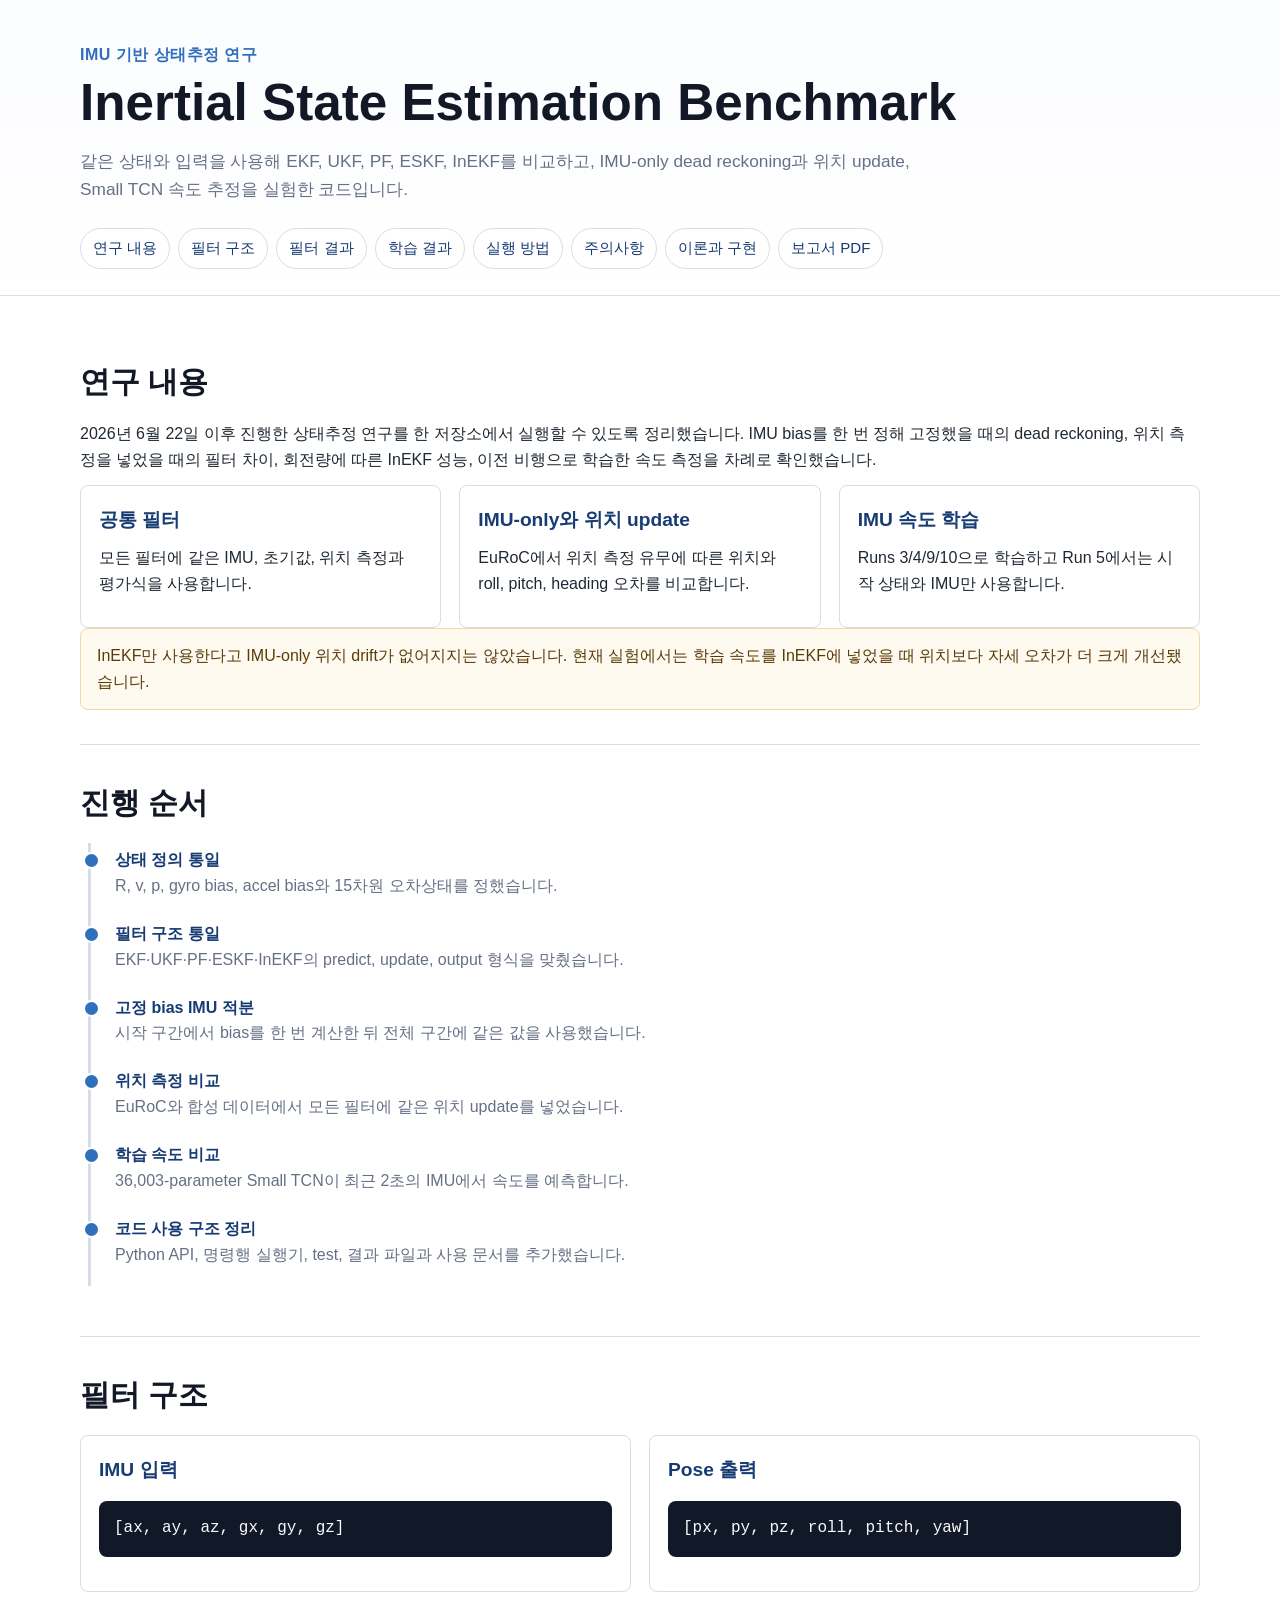
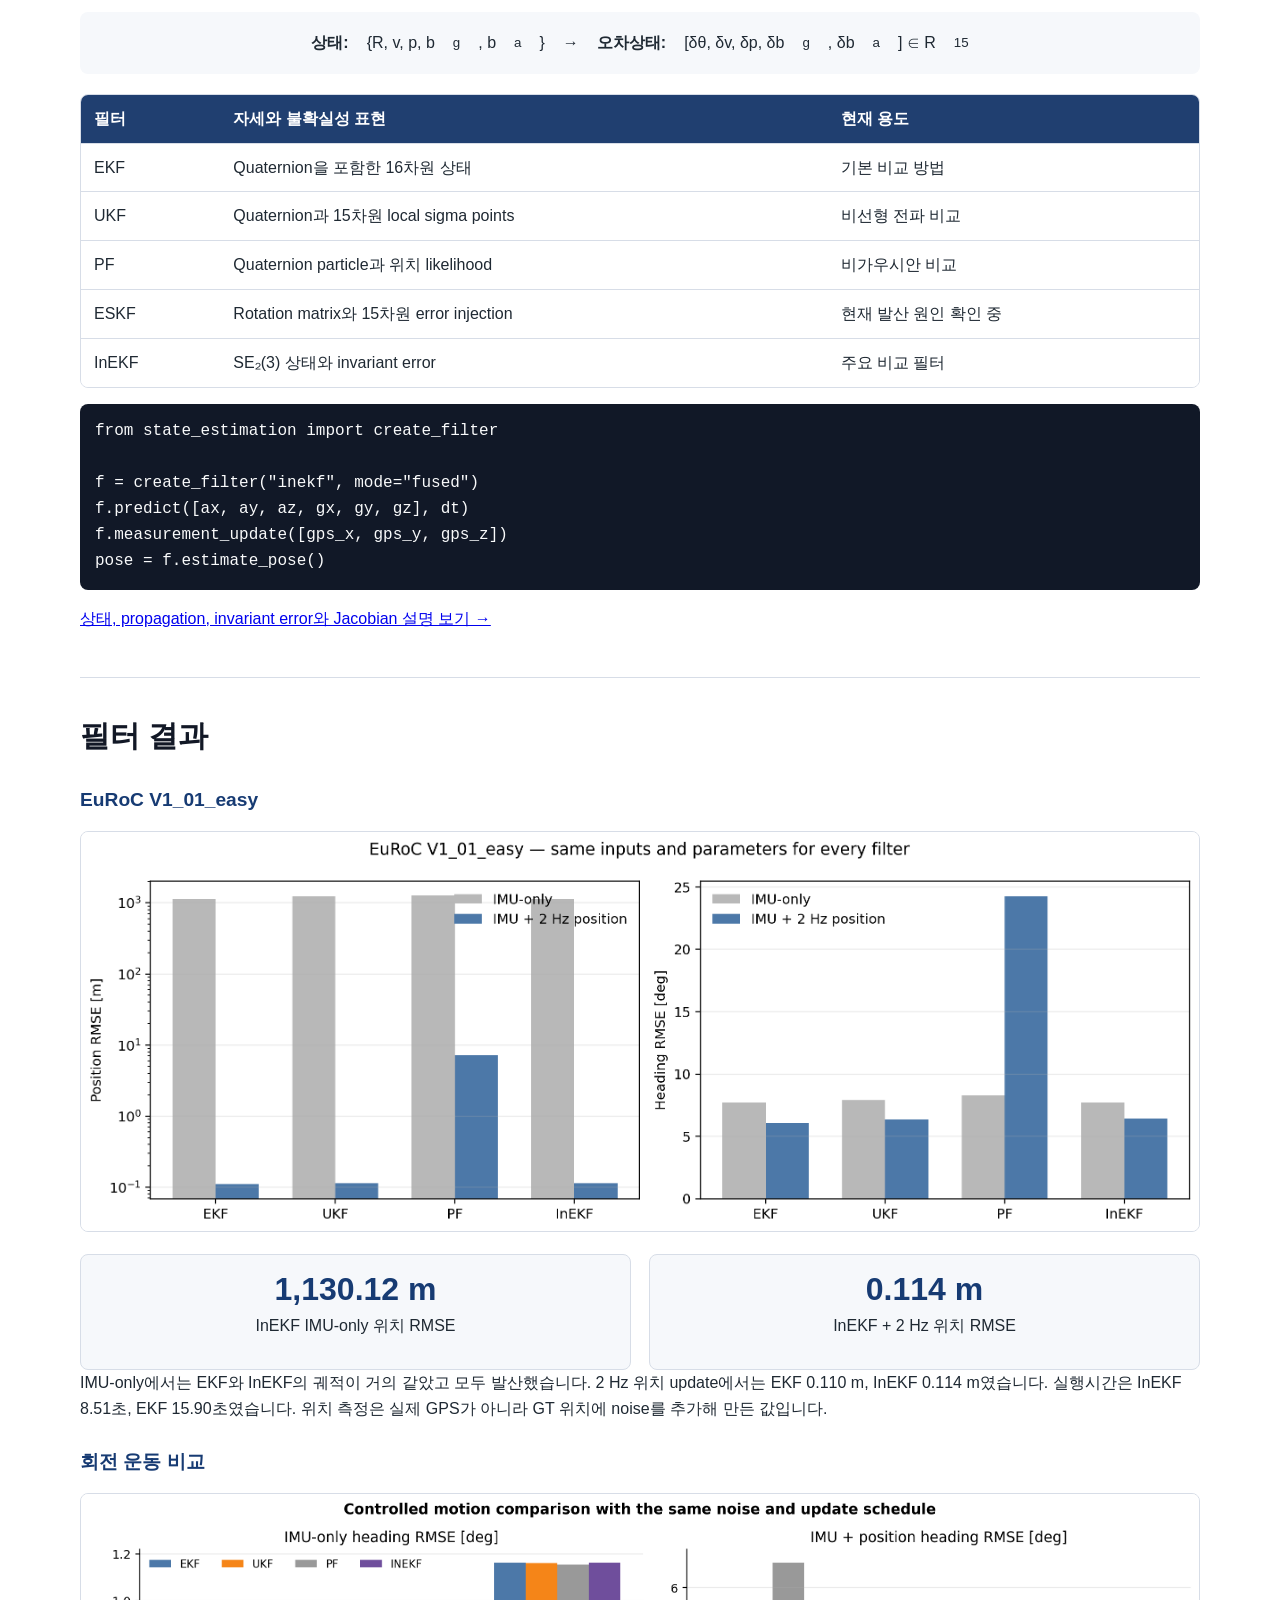
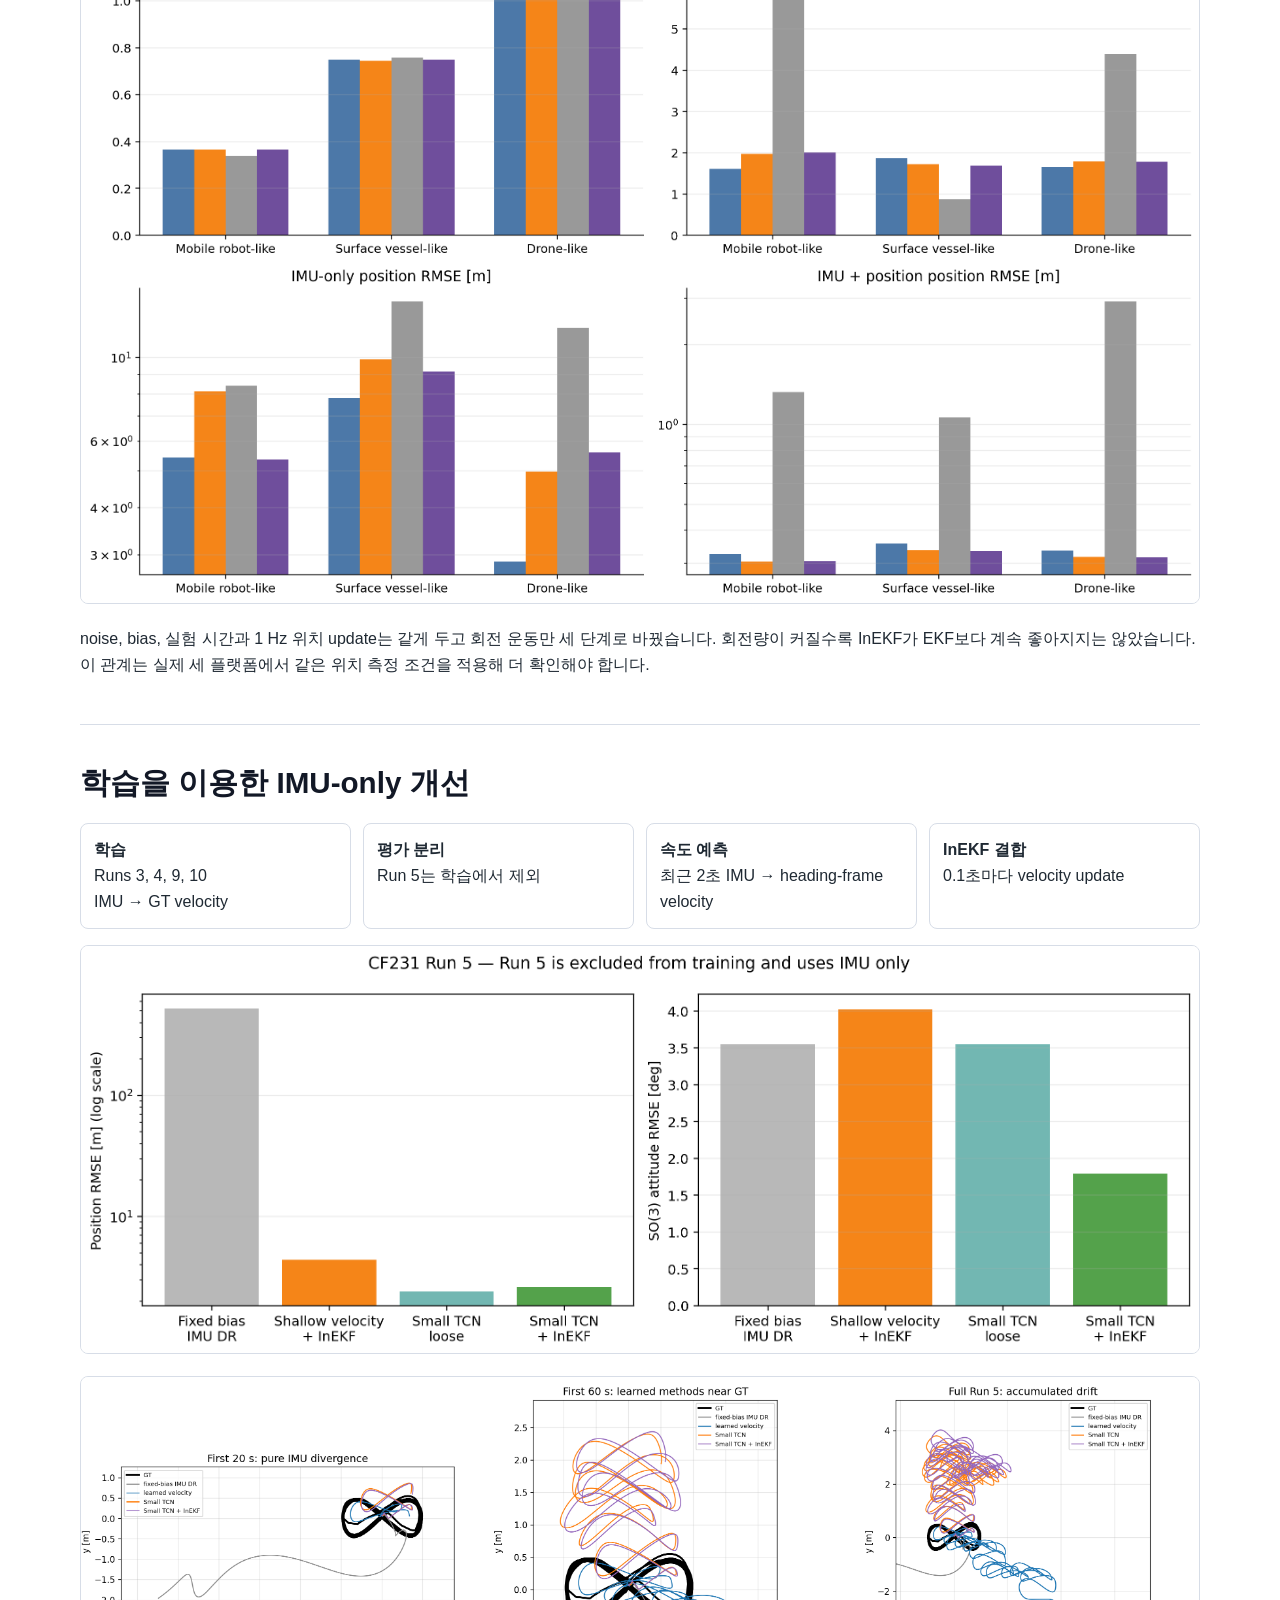
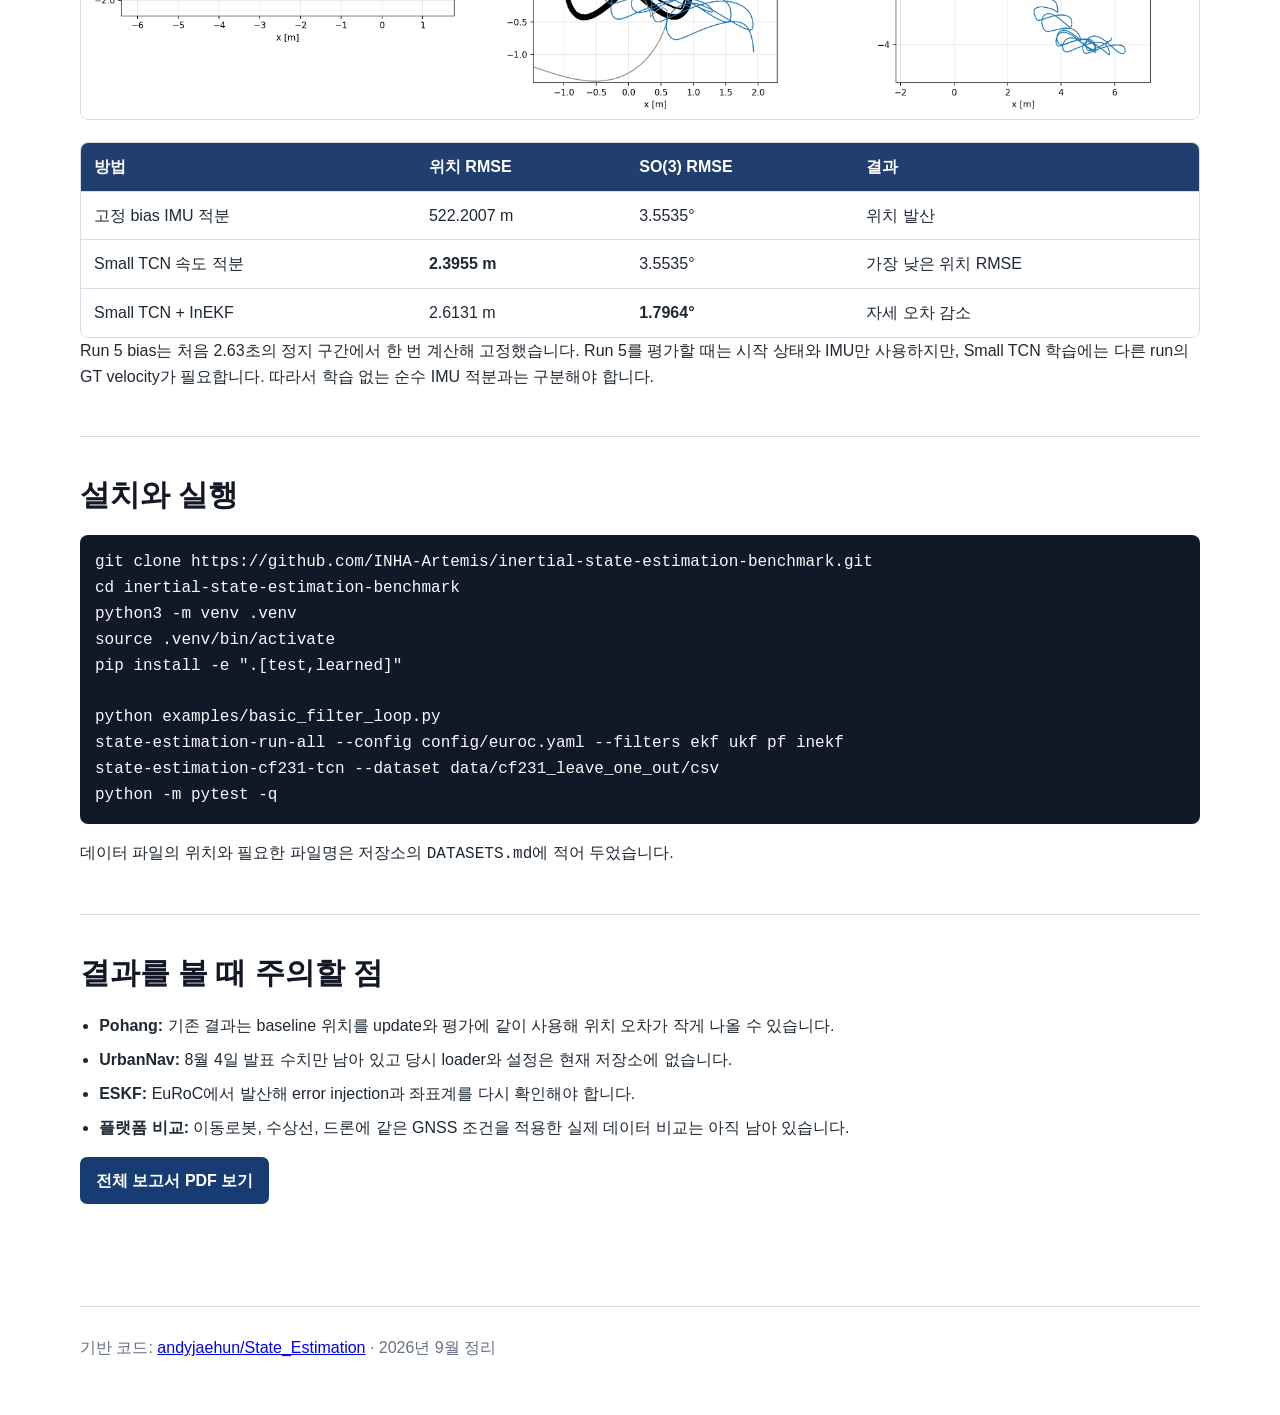
<file: docs/index.html>
<!doctype html>
<html lang="ko">
<head>
  <meta charset="utf-8">
  <meta name="viewport" content="width=device-width, initial-scale=1">
  <title>Inertial State Estimation Benchmark</title>
  <link rel="stylesheet" href="assets/style.css">
</head>
<body>
  <header class="site-header">
    <div class="header-inner">
      <p class="eyebrow">IMU 기반 상태추정 연구</p>
      <h1>Inertial State Estimation Benchmark</h1>
      <p class="lead">
        같은 상태와 입력을 사용해 EKF, UKF, PF, ESKF, InEKF를 비교하고,
        IMU-only dead reckoning과 위치 update, Small TCN 속도 추정을 실험한 코드입니다.
      </p>
      <nav class="top-nav" aria-label="문서 메뉴">
        <a href="#overview">연구 내용</a>
        <a href="#library">필터 구조</a>
        <a href="#results">필터 결과</a>
        <a href="#learned">학습 결과</a>
        <a href="#run">실행 방법</a>
        <a href="#limits">주의사항</a>
        <a href="theory.html">이론과 구현</a>
        <a href="KRISO_STATE_ESTIMATION_REPORT.pdf">보고서 PDF</a>
      </nav>
    </div>
  </header>

  <main>
    <section id="overview">
      <h2>연구 내용</h2>
      <p>
        2026년 6월 22일 이후 진행한 상태추정 연구를 한 저장소에서 실행할 수 있도록 정리했습니다.
        IMU bias를 한 번 정해 고정했을 때의 dead reckoning, 위치 측정을 넣었을 때의 필터 차이,
        회전량에 따른 InEKF 성능, 이전 비행으로 학습한 속도 측정을 차례로 확인했습니다.
      </p>
      <div class="grid three">
        <article class="card">
          <h3>공통 필터</h3>
          <p>모든 필터에 같은 IMU, 초기값, 위치 측정과 평가식을 사용합니다.</p>
        </article>
        <article class="card">
          <h3>IMU-only와 위치 update</h3>
          <p>EuRoC에서 위치 측정 유무에 따른 위치와 roll, pitch, heading 오차를 비교합니다.</p>
        </article>
        <article class="card">
          <h3>IMU 속도 학습</h3>
          <p>Runs 3/4/9/10으로 학습하고 Run 5에서는 시작 상태와 IMU만 사용합니다.</p>
        </article>
      </div>
      <div class="note">
        InEKF만 사용한다고 IMU-only 위치 drift가 없어지지는 않았습니다. 현재 실험에서는 학습 속도를
        InEKF에 넣었을 때 위치보다 자세 오차가 더 크게 개선됐습니다.
      </div>
    </section>

    <section id="timeline">
      <h2>진행 순서</h2>
      <ol class="timeline">
        <li><strong>상태 정의 통일</strong><span>R, v, p, gyro bias, accel bias와 15차원 오차상태를 정했습니다.</span></li>
        <li><strong>필터 구조 통일</strong><span>EKF·UKF·PF·ESKF·InEKF의 predict, update, output 형식을 맞췄습니다.</span></li>
        <li><strong>고정 bias IMU 적분</strong><span>시작 구간에서 bias를 한 번 계산한 뒤 전체 구간에 같은 값을 사용했습니다.</span></li>
        <li><strong>위치 측정 비교</strong><span>EuRoC와 합성 데이터에서 모든 필터에 같은 위치 update를 넣었습니다.</span></li>
        <li><strong>학습 속도 비교</strong><span>36,003-parameter Small TCN이 최근 2초의 IMU에서 속도를 예측합니다.</span></li>
        <li><strong>코드 사용 구조 정리</strong><span>Python API, 명령행 실행기, test, 결과 파일과 사용 문서를 추가했습니다.</span></li>
      </ol>
    </section>

    <section id="library">
      <h2>필터 구조</h2>
      <div class="grid">
        <div class="card"><h3>IMU 입력</h3><pre><code>[ax, ay, az, gx, gy, gz]</code></pre></div>
        <div class="card"><h3>Pose 출력</h3><pre><code>[px, py, pz, roll, pitch, yaw]</code></pre></div>
      </div>
      <p class="state-line">
        <strong>상태:</strong> {R, v, p, b<sub>g</sub>, b<sub>a</sub>}
        <span>→</span>
        <strong>오차상태:</strong> [δθ, δv, δp, δb<sub>g</sub>, δb<sub>a</sub>] ∈ R<sup>15</sup>
      </p>
      <div class="table-wrap">
        <table>
          <thead><tr><th>필터</th><th>자세와 불확실성 표현</th><th>현재 용도</th></tr></thead>
          <tbody>
            <tr><td>EKF</td><td>Quaternion을 포함한 16차원 상태</td><td>기본 비교 방법</td></tr>
            <tr><td>UKF</td><td>Quaternion과 15차원 local sigma points</td><td>비선형 전파 비교</td></tr>
            <tr><td>PF</td><td>Quaternion particle과 위치 likelihood</td><td>비가우시안 비교</td></tr>
            <tr><td>ESKF</td><td>Rotation matrix와 15차원 error injection</td><td>현재 발산 원인 확인 중</td></tr>
            <tr><td>InEKF</td><td>SE₂(3) 상태와 invariant error</td><td>주요 비교 필터</td></tr>
          </tbody>
        </table>
      </div>
      <pre><code>from state_estimation import create_filter

f = create_filter("inekf", mode="fused")
f.predict([ax, ay, az, gx, gy, gz], dt)
f.measurement_update([gps_x, gps_y, gps_z])
pose = f.estimate_pose()</code></pre>
      <p><a href="theory.html">상태, propagation, invariant error와 Jacobian 설명 보기 →</a></p>
    </section>

    <section id="results">
      <h2>필터 결과</h2>
      <h3>EuRoC V1_01_easy</h3>
      <img class="result-figure" src="assets/results/euroc_imu_only_vs_fused.png" alt="EuRoC IMU-only와 위치 update 비교">
      <div class="grid">
        <article class="card metric-card"><p class="metric">1,130.12 m</p><p>InEKF IMU-only 위치 RMSE</p></article>
        <article class="card metric-card"><p class="metric">0.114 m</p><p>InEKF + 2 Hz 위치 RMSE</p></article>
      </div>
      <p>
        IMU-only에서는 EKF와 InEKF의 궤적이 거의 같았고 모두 발산했습니다. 2 Hz 위치 update에서는
        EKF 0.110 m, InEKF 0.114 m였습니다. 실행시간은 InEKF 8.51초, EKF 15.90초였습니다.
        위치 측정은 실제 GPS가 아니라 GT 위치에 noise를 추가해 만든 값입니다.
      </p>

      <h3>회전 운동 비교</h3>
      <img class="result-figure" src="assets/results/motion_regime_summary.png" alt="회전량을 바꾼 합성 실험">
      <p>
        noise, bias, 실험 시간과 1 Hz 위치 update는 같게 두고 회전 운동만 세 단계로 바꿨습니다.
        회전량이 커질수록 InEKF가 EKF보다 계속 좋아지지는 않았습니다. 이 관계는 실제 세 플랫폼에서
        같은 위치 측정 조건을 적용해 더 확인해야 합니다.
      </p>
    </section>

    <section id="learned">
      <h2>학습을 이용한 IMU-only 개선</h2>
      <div class="flow">
        <div class="flow-step"><strong>학습</strong><br>Runs 3, 4, 9, 10<br>IMU → GT velocity</div>
        <div class="flow-step"><strong>평가 분리</strong><br>Run 5는 학습에서 제외</div>
        <div class="flow-step"><strong>속도 예측</strong><br>최근 2초 IMU → heading-frame velocity</div>
        <div class="flow-step"><strong>InEKF 결합</strong><br>0.1초마다 velocity update</div>
      </div>
      <img class="result-figure" src="assets/results/cf231_learned_comparison.png" alt="CF231 학습 속도 결과">
      <img class="result-figure" src="assets/results/cf231_fixed_vs_tcn_trajectory.png" alt="CF231 trajectory 비교">
      <div class="table-wrap">
        <table>
          <thead><tr><th>방법</th><th>위치 RMSE</th><th>SO(3) RMSE</th><th>결과</th></tr></thead>
          <tbody>
            <tr><td>고정 bias IMU 적분</td><td>522.2007 m</td><td>3.5535°</td><td>위치 발산</td></tr>
            <tr><td>Small TCN 속도 적분</td><td><strong>2.3955 m</strong></td><td>3.5535°</td><td>가장 낮은 위치 RMSE</td></tr>
            <tr><td>Small TCN + InEKF</td><td>2.6131 m</td><td><strong>1.7964°</strong></td><td>자세 오차 감소</td></tr>
          </tbody>
        </table>
      </div>
      <p>
        Run 5 bias는 처음 2.63초의 정지 구간에서 한 번 계산해 고정했습니다. Run 5를 평가할 때는
        시작 상태와 IMU만 사용하지만, Small TCN 학습에는 다른 run의 GT velocity가 필요합니다.
        따라서 학습 없는 순수 IMU 적분과는 구분해야 합니다.
      </p>
    </section>

    <section id="run">
      <h2>설치와 실행</h2>
      <pre><code>git clone https://github.com/INHA-Artemis/inertial-state-estimation-benchmark.git
cd inertial-state-estimation-benchmark
python3 -m venv .venv
source .venv/bin/activate
pip install -e ".[test,learned]"

python examples/basic_filter_loop.py
state-estimation-run-all --config config/euroc.yaml --filters ekf ukf pf inekf
state-estimation-cf231-tcn --dataset data/cf231_leave_one_out/csv
python -m pytest -q</code></pre>
      <p>데이터 파일의 위치와 필요한 파일명은 저장소의 <code>DATASETS.md</code>에 적어 두었습니다.</p>
    </section>

    <section id="limits">
      <h2>결과를 볼 때 주의할 점</h2>
      <ul class="checklist">
        <li><strong>Pohang:</strong> 기존 결과는 baseline 위치를 update와 평가에 같이 사용해 위치 오차가 작게 나올 수 있습니다.</li>
        <li><strong>UrbanNav:</strong> 8월 4일 발표 수치만 남아 있고 당시 loader와 설정은 현재 저장소에 없습니다.</li>
        <li><strong>ESKF:</strong> EuRoC에서 발산해 error injection과 좌표계를 다시 확인해야 합니다.</li>
        <li><strong>플랫폼 비교:</strong> 이동로봇, 수상선, 드론에 같은 GNSS 조건을 적용한 실제 데이터 비교는 아직 남아 있습니다.</li>
      </ul>
      <p><a class="download" href="KRISO_STATE_ESTIMATION_REPORT.pdf">전체 보고서 PDF 보기</a></p>
    </section>
  </main>

  <footer class="site-footer">
    <p>기반 코드: <a href="https://github.com/andyjaehun/State_Estimation">andyjaehun/State_Estimation</a> · 2026년 9월 정리</p>
  </footer>
</body>
</html>
</file>
<file: docs/assets/style.css>
:root {
  --ink: #1f2933;
  --muted: #667085;
  --line: #d7dde7;
  --navy: #173b73;
  --blue: #2f6fbb;
  --soft: #f6f8fb;
  --paper: #ffffff;
  --accent: #b7791f;
}
* { box-sizing: border-box; }
html { scroll-behavior: smooth; }
body {
  margin: 0;
  font-family: -apple-system, BlinkMacSystemFont, "Segoe UI", Roboto, "Noto Sans KR", Arial, sans-serif;
  color: var(--ink);
  background: var(--paper);
  line-height: 1.62;
}
.site-header {
  border-bottom: 1px solid var(--line);
  background: linear-gradient(180deg, #fbfcff, #ffffff);
}
.header-inner, main, .site-footer {
  width: min(1120px, calc(100% - 40px));
  margin: 0 auto;
}
.header-inner { padding: 42px 0 26px; }
.eyebrow { color: var(--blue); font-weight: 700; letter-spacing: .03em; margin: 0 0 8px; }
h1 { font-size: clamp(2.15rem, 4vw, 4rem); line-height: 1.06; margin: 0; color: #121826; }
.lead { max-width: 860px; color: var(--muted); font-size: 1.08rem; margin: 18px 0 0; }
.top-nav { display: flex; gap: 8px; flex-wrap: wrap; margin-top: 24px; }
.top-nav a {
  color: var(--navy);
  text-decoration: none;
  border: 1px solid var(--line);
  border-radius: 999px;
  padding: 7px 12px;
  background: #fff;
  font-size: .94rem;
}
main { padding: 28px 0 56px; }
section { padding: 34px 0; border-bottom: 1px solid var(--line); }
section:last-child { border-bottom: 0; }
h2 { font-size: 1.85rem; margin: 0 0 16px; color: #121826; }
h3 { font-size: 1.2rem; margin: 24px 0 10px; color: var(--navy); }
p { margin: 0 0 12px; }
.grid { display: grid; grid-template-columns: repeat(2, minmax(0, 1fr)); gap: 18px; }
.grid.three { grid-template-columns: repeat(3, minmax(0, 1fr)); }
.card {
  border: 1px solid var(--line);
  border-radius: 8px;
  padding: 18px;
  background: #fff;
}
.card h3 { margin-top: 0; }
.badge {
  display: inline-block; border-radius: 999px; padding: 3px 8px;
  font-size: .74rem; font-weight: 750; letter-spacing: .02em;
}
.badge.diagnostic { background: #fff1df; color: #945a0b; }
.timeline { list-style: none; padding: 0; border-left: 3px solid #d7dde7; margin-left: 8px; }
.timeline li { position: relative; padding: 4px 0 18px 24px; }
.timeline li::before {
  content: ""; position: absolute; left: -8px; top: 9px; width: 13px; height: 13px;
  border-radius: 50%; background: var(--blue); border: 2px solid white;
}
.timeline strong { display: block; color: var(--navy); }
.timeline span { color: var(--muted); }
.state-line {
  display: flex; align-items: center; justify-content: center; gap: 18px;
  margin: 20px 0; padding: 18px; border-radius: 8px; background: var(--soft);
}
.result-figure { display: block; width: 100%; margin: 16px 0 22px; border: 1px solid var(--line); border-radius: 8px; }
.metric-card { text-align: center; background: var(--soft); }
.metric { font-size: 2rem; font-weight: 800; line-height: 1; color: var(--navy); margin-bottom: 8px; }
.download {
  display: inline-block; padding: 11px 16px; border-radius: 7px;
  background: var(--navy); color: white; text-decoration: none; font-weight: 700;
}
.table-wrap { overflow-x: auto; border: 1px solid var(--line); border-radius: 8px; }
table { border-collapse: collapse; width: 100%; min-width: 720px; background: #fff; }
th, td { padding: 11px 13px; border-bottom: 1px solid var(--line); text-align: left; vertical-align: top; }
th { background: #203f70; color: #fff; font-weight: 700; }
tr:last-child td { border-bottom: 0; }
.eq {
  background: var(--soft);
  border-left: 4px solid var(--navy);
  padding: 14px 16px;
  margin: 14px 0;
  overflow-x: auto;
}
.note {
  background: #fffaf0;
  border: 1px solid #f1d6a6;
  border-radius: 8px;
  padding: 14px 16px;
  color: #5b3b09;
}
code, pre { font-family: "SFMono-Regular", Consolas, "Liberation Mono", monospace; }
pre { background: #111827; color: #f9fafb; padding: 15px; border-radius: 8px; overflow-x: auto; }
ul { padding-left: 1.2rem; }
.site-footer { color: var(--muted); padding: 28px 0 42px; border-top: 1px solid var(--line); }
@media (max-width: 760px) {
  .grid, .grid.three { grid-template-columns: 1fr; }
  .header-inner, main, .site-footer { width: min(100% - 28px, 1120px); }
  .state-line { display: block; }
}

.math-list { margin: 12px 0; }
.highlight-row td { background: #f8fafc; }

.flow {
  display: grid;
  grid-template-columns: repeat(4, minmax(0, 1fr));
  gap: 12px;
  margin: 16px 0;
}
.flow-step {
  border: 1px solid var(--line);
  border-radius: 8px;
  padding: 13px;
  background: #fff;
  min-height: 105px;
}
.checklist li { margin-bottom: 8px; }
@media (max-width: 900px) {
  .flow { grid-template-columns: repeat(2, minmax(0, 1fr)); }
}
@media (max-width: 560px) {
  .flow { grid-template-columns: 1fr; }
}
</file>
